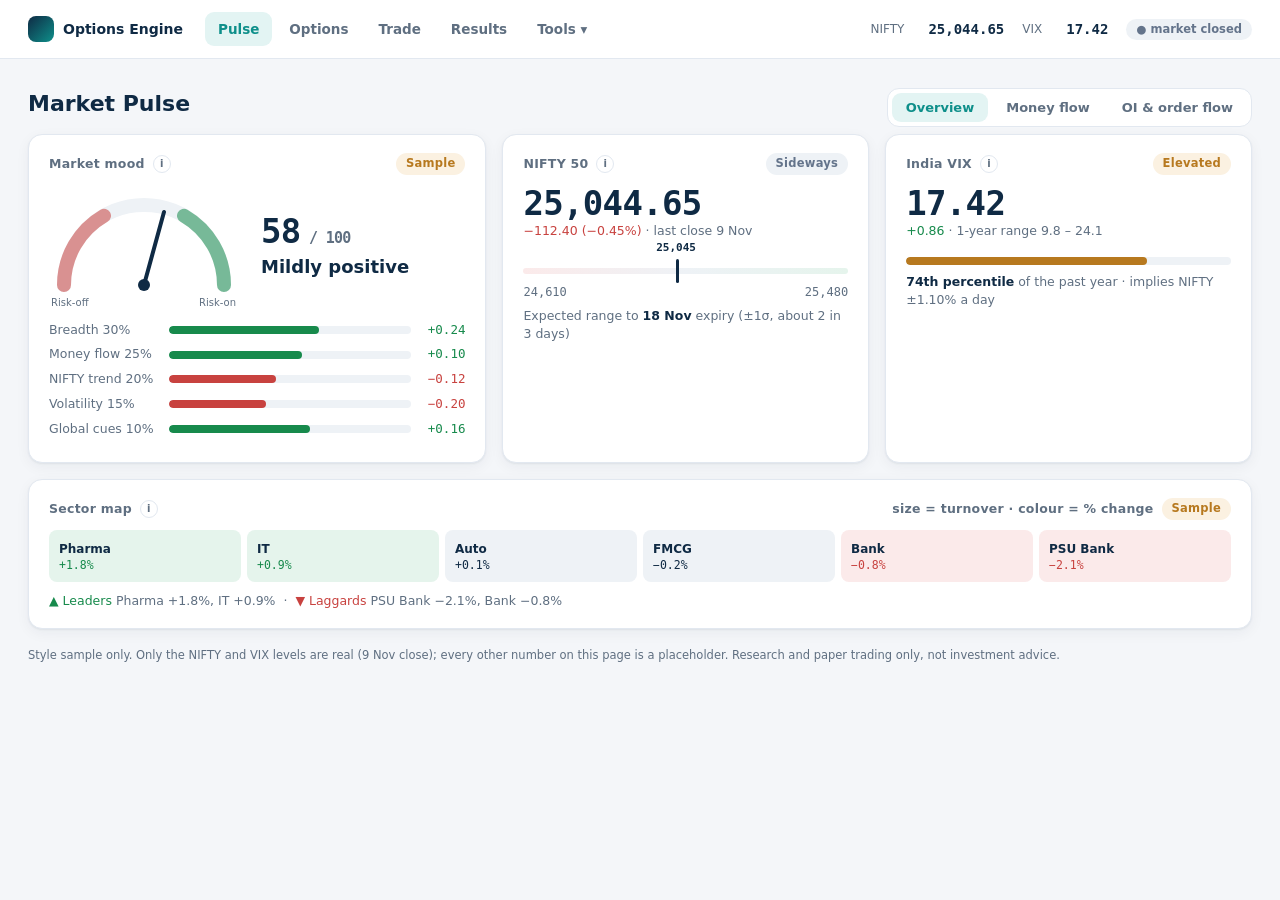
<file: firebase/design/sample-pulse.html>
<!doctype html><html lang="en"><head><meta charset="utf-8">
<meta name="viewport" content="width=device-width,initial-scale=1">
<title>Pulse · style sample</title>
<link rel="stylesheet" href="tokens.css">
<style>
.top{background:var(--surface);border-bottom:1px solid var(--line);display:flex;align-items:center;gap:22px;padding:12px 28px}
.logo{display:flex;align-items:center;gap:9px;font-weight:700;color:var(--ink)}
.logo i{width:26px;height:26px;border-radius:8px;background:linear-gradient(135deg,var(--ink),var(--accent))}
.nav{display:flex;gap:4px}.nav a{padding:7px 13px;border-radius:9px;color:var(--muted);font-weight:600;text-decoration:none;font-size:13.5px}
.nav a.on{background:var(--accent-soft);color:var(--accent)}
.status{margin-left:auto;display:flex;gap:18px;align-items:center;font-size:12px;color:var(--muted)}
.status b{font:600 14px var(--font-num);color:var(--ink);margin-left:6px}
main{max-width:1240px;margin:0 auto;padding:22px 28px 40px}
h1{font-size:22px;color:var(--ink);margin:6px 0 14px}
.g{display:grid;gap:16px}.g3{grid-template-columns:1.25fr 1fr 1fr}
.bar{height:8px;border-radius:99px;background:var(--neutral-soft);position:relative;overflow:hidden}
.bar span{position:absolute;inset:0 auto 0 0;border-radius:99px}
.row{display:flex;align-items:center;gap:10px;font-size:12.5px;margin:6px 0}
.row .l{width:110px;color:var(--muted)} .row .bar{flex:1} .row .v{width:44px;text-align:right;font-family:var(--font-num)}
.range{position:relative;height:30px;margin-top:14px}
.range .track{position:absolute;left:0;right:0;top:13px;height:6px;border-radius:99px;background:linear-gradient(90deg,var(--down-soft),var(--neutral-soft),var(--up-soft))}
.range .now{position:absolute;top:4px;width:3px;height:24px;background:var(--ink);border-radius:2px}
.range .tag{position:absolute;top:-14px;transform:translateX(-50%);font:600 11px var(--font-num);color:var(--ink)}
.ends{display:flex;justify-content:space-between;font:12px var(--font-num);color:var(--muted)}
.heat{display:grid;grid-template-columns:repeat(6,1fr);gap:6px;margin-top:6px}
.heat div{border-radius:8px;padding:10px 10px;font-size:12px;font-weight:600;color:var(--ink)}
.heat small{display:block;font:500 11.5px var(--font-num)}
.note{margin-top:18px;font-size:11.5px;color:var(--muted)}
</style></head><body>
<div class="top"><div class="logo"><i></i>Options Engine</div>
 <nav class="nav"><a class="on">Pulse</a><a>Options</a><a>Trade</a><a>Results</a><a>Tools ▾</a></nav>
 <div class="status">NIFTY<b>25,044.65</b> VIX<b>17.42</b><span class="pill flat">● market closed</span></div></div>
<main>
 <div style="display:flex;align-items:center;justify-content:space-between">
  <h1>Market Pulse</h1>
  <div class="tabs"><button class="on">Overview</button><button>Money flow</button><button>OI &amp; order flow</button></div>
 </div>
 <div class="g g3">
  <div class="card">
   <div class="card-h">Market mood <span class="i">i</span><span class="sp"></span><span class="pill warn">Sample</span></div>
   <div style="display:flex;gap:22px;align-items:center">
    <svg width="190" height="124" viewBox="0 0 190 124" aria-label="mood gauge 58 of 100">
     <path d="M15 100 A80 80 0 0 1 175 100" fill="none" stroke="var(--neutral-soft)" stroke-width="14" stroke-linecap="round"/>
     <path d="M15 100 A80 80 0 0 1 55 30.7" fill="none" stroke="var(--down)" stroke-width="14" stroke-linecap="round" opacity=".55"/>
     <path d="M135 30.7 A80 80 0 0 1 175 100" fill="none" stroke="var(--up)" stroke-width="14" stroke-linecap="round" opacity=".55"/>
     <line x1="95" y1="100" x2="115" y2="27" stroke="var(--ink)" stroke-width="4" stroke-linecap="round"/>
     <circle cx="95" cy="100" r="6" fill="var(--ink)"/>
     <text x="2" y="121" font-size="10" fill="var(--muted)">Risk-off</text><text x="150" y="121" font-size="10" fill="var(--muted)">Risk-on</text>
    </svg>
    <div><div class="big">58<span class="sub" style="font-size:15px"> / 100</span></div>
     <div style="font-weight:700;color:var(--ink);font-size:18px;margin-top:2px">Mildly positive</div></div>
   </div>
   <div style="margin-top:12px">
    <div class="row"><span class="l">Breadth 30%</span><span class="bar"><span style="width:62%;background:var(--up)"></span></span><span class="v up">+0.24</span></div>
    <div class="row"><span class="l">Money flow 25%</span><span class="bar"><span style="width:55%;background:var(--up)"></span></span><span class="v up">+0.10</span></div>
    <div class="row"><span class="l">NIFTY trend 20%</span><span class="bar"><span style="width:44%;background:var(--down)"></span></span><span class="v down">−0.12</span></div>
    <div class="row"><span class="l">Volatility 15%</span><span class="bar"><span style="width:40%;background:var(--down)"></span></span><span class="v down">−0.20</span></div>
    <div class="row"><span class="l">Global cues 10%</span><span class="bar"><span style="width:58%;background:var(--up)"></span></span><span class="v up">+0.16</span></div>
   </div>
  </div>
  <div class="card">
   <div class="card-h">NIFTY 50 <span class="i">i</span><span class="sp"></span><span class="pill flat">Sideways</span></div>
   <div class="big">25,044.65</div><div class="sub"><span class="down">−112.40 (−0.45%)</span> · last close 9 Nov</div>
   <div class="range"><div class="track"></div><div class="now" style="left:47%"></div><div class="tag" style="left:47%">25,045</div></div>
   <div class="ends"><span>24,610</span><span>25,480</span></div>
   <div class="sub" style="margin-top:8px">Expected range to <b style="color:var(--ink)">18 Nov</b> expiry (±1σ, about 2 in 3 days)</div>
  </div>
  <div class="card">
   <div class="card-h">India VIX <span class="i">i</span><span class="sp"></span><span class="pill warn">Elevated</span></div>
   <div class="big">17.42</div><div class="sub"><span class="up">+0.86</span> · 1-year range 9.8 – 24.1</div>
   <div class="bar" style="margin-top:16px"><span style="width:74%;background:var(--warn)"></span></div>
   <div class="sub" style="margin-top:8px"><b style="color:var(--ink)">74th percentile</b> of the past year · implies NIFTY ±1.10% a day</div>
  </div>
 </div>
 <div class="card" style="margin-top:16px">
  <div class="card-h">Sector map <span class="i">i</span><span class="sp"></span><span class="sub">size = turnover · colour = % change</span><span class="pill warn">Sample</span></div>
  <div class="heat">
   <div style="background:var(--up-soft)">Pharma<small class="up">+1.8%</small></div>
   <div style="background:var(--up-soft)">IT<small class="up">+0.9%</small></div>
   <div style="background:var(--neutral-soft)">Auto<small>+0.1%</small></div>
   <div style="background:var(--neutral-soft)">FMCG<small>−0.2%</small></div>
   <div style="background:var(--down-soft)">Bank<small class="down">−0.8%</small></div>
   <div style="background:var(--down-soft)">PSU Bank<small class="down">−2.1%</small></div>
  </div>
  <div class="sub" style="margin-top:10px"><span class="up">▲ Leaders</span> Pharma +1.8%, IT +0.9% &nbsp;·&nbsp; <span class="down">▼ Laggards</span> PSU Bank −2.1%, Bank −0.8%</div>
 </div>
 <div class="note">Style sample only. Only the NIFTY and VIX levels are real (9 Nov close); every other number on this page is a placeholder. Research and paper trading only, not investment advice.</div>
</main></body></html>
</file>
<file: firebase/design/tokens.css>
/* options-engine design tokens (Phase C1, Nov 2026).
   Own palette: deep navy structure, teal accent, green/red reserved for up/down.
   Every page and component reads these variables -- nothing hard-codes a colour. */
:root{
  --bg:#F4F6F9;          /* page */
  --surface:#FFFFFF;     /* cards */
  --surface-2:#F8FAFC;   /* insets, table stripes */
  --line:#E2E8F0;        /* borders, dividers */
  --ink:#0F2A44;         /* headings, big numbers (deep navy) */
  --text:#22313F;        /* body */
  --muted:#5F6F81;       /* captions, labels */
  --accent:#0E8F8A;      /* teal: links, active tab, focus */
  --accent-soft:#E3F4F3;
  --up:#178A4C;   --up-soft:#E5F4EC;     /* rising / bullish */
  --down:#C8423F; --down-soft:#FBEAEA;   /* falling / bearish */
  --warn:#B7791F; --warn-soft:#FBF1E1;   /* caution, estimates, stale data */
  --neutral:#64748B; --neutral-soft:#EEF2F6;
  --radius:14px; --radius-sm:9px;
  --shadow:0 1px 2px rgba(15,42,68,.06),0 4px 14px rgba(15,42,68,.05);
  --font:"Inter",system-ui,-apple-system,"Segoe UI",Roboto,sans-serif;
  --font-num:"IBM Plex Mono",ui-monospace,"SFMono-Regular",Consolas,monospace;
}
@media (prefers-color-scheme:dark){
  :root:not([data-theme="light"]){
    --bg:#0B1620; --surface:#122230; --surface-2:#0F1D29; --line:#1F3344;
    --ink:#E8F0F7; --text:#C9D6E2; --muted:#8CA0B3;
    --accent:#2BB6AF; --accent-soft:#12343A;
    --up:#34C77B; --up-soft:#12301F; --down:#F06B66; --down-soft:#3A1A1A;
    --warn:#E0A548; --warn-soft:#33270F; --neutral:#93A4B6; --neutral-soft:#1A2B3A;
    --shadow:0 1px 2px rgba(0,0,0,.4);
  }
}
:root[data-theme="dark"]{
  --bg:#0B1620; --surface:#122230; --surface-2:#0F1D29; --line:#1F3344;
  --ink:#E8F0F7; --text:#C9D6E2; --muted:#8CA0B3;
  --accent:#2BB6AF; --accent-soft:#12343A;
  --up:#34C77B; --up-soft:#12301F; --down:#F06B66; --down-soft:#3A1A1A;
  --warn:#E0A548; --warn-soft:#33270F; --neutral:#93A4B6; --neutral-soft:#1A2B3A;
  --shadow:0 1px 2px rgba(0,0,0,.4);
}

/* ---- components ---- */
body{margin:0;background:var(--bg);color:var(--text);font:14px/1.5 var(--font)}
.card{background:var(--surface);border:1px solid var(--line);border-radius:var(--radius);
      box-shadow:var(--shadow);padding:18px 20px}
.card-h{display:flex;align-items:center;gap:8px;margin-bottom:10px;color:var(--muted);
        font-size:12.5px;font-weight:600;letter-spacing:.02em}
.card-h .i{width:16px;height:16px;border-radius:50%;border:1px solid var(--line);display:inline-grid;
           place-items:center;font-size:10px;color:var(--muted);cursor:help}
.card-h .sp{flex:1}
.pill{display:inline-flex;align-items:center;gap:5px;border-radius:999px;padding:2px 10px;
      font-size:11.5px;font-weight:600;white-space:nowrap}
.pill.up{background:var(--up-soft);color:var(--up)} .pill.down{background:var(--down-soft);color:var(--down)}
.pill.warn{background:var(--warn-soft);color:var(--warn)} .pill.flat{background:var(--neutral-soft);color:var(--neutral)}
.big{font:600 34px/1.1 var(--font-num);color:var(--ink);letter-spacing:-.02em}
.sub{color:var(--muted);font-size:12.5px}
.up{color:var(--up)} .down{color:var(--down)}
.tabs{display:inline-flex;gap:4px;background:var(--surface);border:1px solid var(--line);
      border-radius:12px;padding:4px}
.tabs button{border:0;background:none;font:600 13px var(--font);color:var(--muted);
             padding:7px 14px;border-radius:9px;cursor:pointer}
.tabs button.on{background:var(--accent-soft);color:var(--accent)}
</file>
